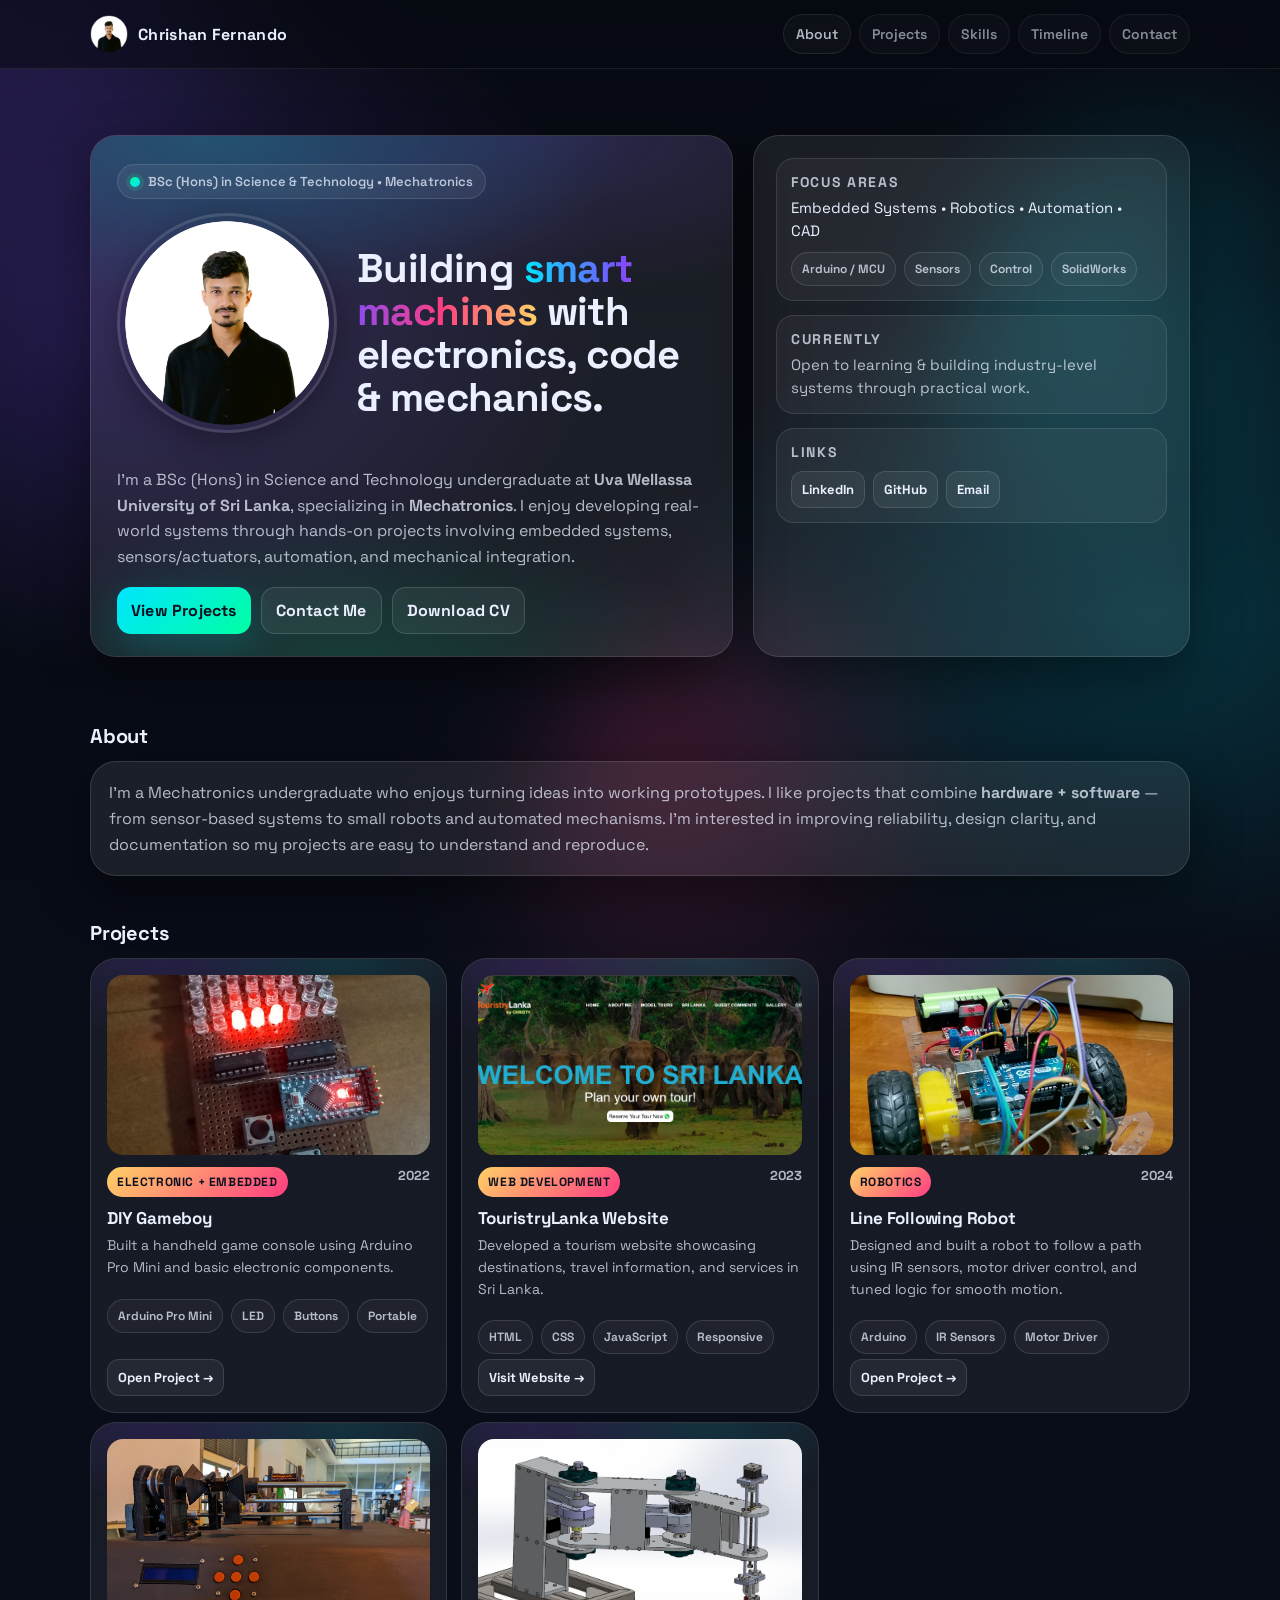
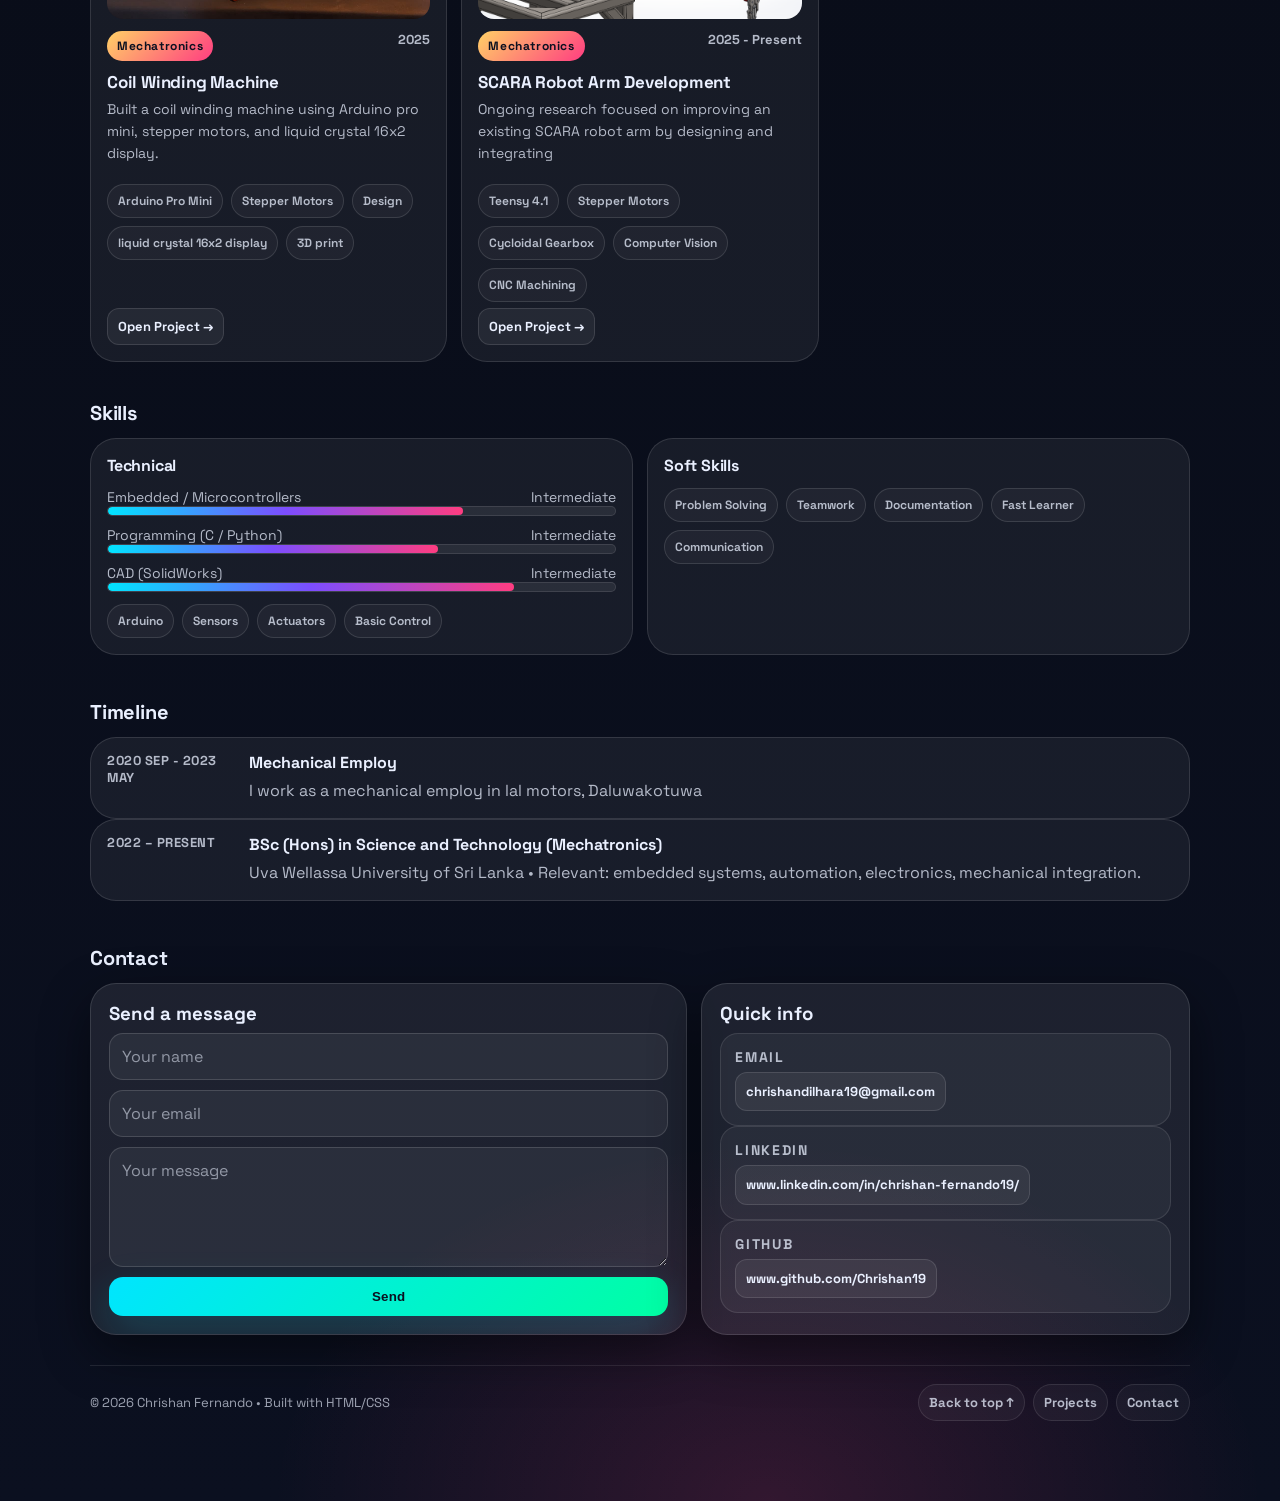
<file: Index.html>
<!DOCTYPE html>
<html lang="en">
<head>
  <meta charset="UTF-8" />
  <meta name="viewport" content="width=device-width, initial-scale=1.0" />
  <title>Chrishan Fernando | Mechatronics Portfolio</title>
  <link rel="icon" type="image/png" href="assets/profile.png">
  
  <meta name="description" content="Mechatronics undergraduate portfolio — projects, skills, and contact." />

  <!-- Google Font (optional) -->
  <link rel="preconnect" href="https://fonts.googleapis.com">
  <link rel="preconnect" href="https://fonts.gstatic.com" crossorigin>
  <link href="https://fonts.googleapis.com/css2?family=Space+Grotesk:wght@400;500;600;700&display=swap" rel="stylesheet">

  <!-- External CSS -->
  <link rel="stylesheet" href="style.css">

</head>

<body>
  <div class="blob one"></div>
  <div class="blob two"></div>
  <div class="blob three"></div>

  <header class="nav">
    <div class="nav-inner">
      <a class="brand" href="#top">
        <img src="assets/profile.png" alt="Chrishan Logo" class="logo">
        <span>Chrishan Fernando</span>
      </a>

      <nav class="menu" aria-label="Main Navigation">
        <a href="#about">About</a>
        <a href="#projects">Projects</a>
        <a href="#skills">Skills</a>
        <a href="#timeline">Timeline</a>
        <a href="#contact">Contact</a>
      </nav>
    </div>
  </header>

  <main id="top" class="container">
    <!-- HERO -->
    <div class="hero">
      <div class="card hero-main">
        <div class="badge">
          <span class="dot" aria-hidden="true"></span>
          <span>BSc (Hons) in Science & Technology • Mechatronics</span>
        </div>

        <div class="hero-content">

          <div class="profile-photo">
            <img src="assets/profile.png" alt="Chrishan Fernando Profile Photo">
          </div>
        
          <div class="hero-text">
            <h1>
              Building <span class="grad">smart machines</span> with
              electronics, code & mechanics.
            </h1>
          </div>
        </div>

        <p class="lead">
          I’m a BSc (Hons) in Science and Technology undergraduate at <b>Uva Wellassa University of Sri Lanka</b>,
          specializing in <b>Mechatronics</b>. I enjoy developing real-world systems through hands-on projects
          involving embedded systems, sensors/actuators, automation, and mechanical integration.
        </p>

        <div class="actions">
          <a class="btn primary" href="#projects">View Projects</a>
          <a class="btn ghost" href="#contact">Contact Me</a>
          <!-- Replace resume.pdf with your CV file name -->
          <a class="btn ghost" href="assets/W.C.D. Fernando.pdf" target="_blank" rel="noopener">Download CV</a>
        </div>
      </div>

      <aside class="card hero-side">


        <div class="mini">
          <h3>Focus Areas</h3>
          <p>Embedded Systems • Robotics • Automation • CAD</p>
          <div class="pill-row">
            <span class="pill">Arduino / MCU</span>
            <span class="pill">Sensors</span>
            <span class="pill">Control</span>
            <span class="pill">SolidWorks</span>
          </div>
        </div>

        <div class="mini">
          <h3>Currently</h3>
          <p class="muted">Open to learning & building industry-level systems through practical work.</p>
        </div>

        <div class="mini">
          <h3>Links</h3>
          <div class="pill-row">
            <!-- Replace # with your links -->
            <a class="link" href="#" target="_blank" rel="noopener">LinkedIn</a>
            <a class="link" href="#" target="_blank" rel="noopener">GitHub</a>
            <a class="link" href="#" target="_blank" rel="noopener">Email</a>
          </div>
        </div>
      </aside>
    </div>

    <!-- ABOUT -->
    <section id="about">
      <div class="section-title">
        <h2>About</h2>
      </div>

      <div class="card" style="padding:18px 18px;">
        <p class="lead" style="margin:0;">
          I’m a Mechatronics undergraduate who enjoys turning ideas into working prototypes.
          I like projects that combine <b>hardware + software</b> — from sensor-based systems to small robots
          and automated mechanisms. I’m interested in improving reliability, design clarity, and documentation
          so my projects are easy to understand and reproduce.
        </p>
      </div>
    </section>

    <!-- PROJECTS -->
    <section id="projects">
      <div class="section-title">
        <h2>Projects</h2>
      </div>

      <div class="grid">
        
        <!-- Project Card 2 -->
        <a class="project-card" href="diy-gameboy.html">
          <article class="project">

            <div class="project-image">
              <img src="assets/Gameboy-1.jpeg" alt="Coil Winding Machine">
            </div>

            <div class="proj-top">
              <div class="tag">ELECTRONIC + EMBEDDED</div>
              <div class="muted" style="font-weight:700; font-size:13px;">2022</div>
            </div>
        
            <h3>DIY Gameboy</h3>
            <p>Built a handheld game console using Arduino Pro Mini and basic electronic components.</p>
        
            <div class="pill-row">
              <span class="pill">Arduino Pro Mini</span>
              <span class="pill">LED</span>
              <span class="pill">Buttons</span>
              <span class="pill">Portable</span>
            </div>
        
            <div class="links">
              <!-- optional: keep these or remove -->
              <span class="link">Open Project →</span>
            </div>
          </article>
        </a>

        <!-- Project Card 5 -->
        <a class="project-card" href="https://www.touristrylanka.com" target="_blank" rel="noopener">
          <article class="project">

            <div class="project-image">
              <!-- Put a screenshot here (recommended) -->
              <img src="assets/website-1.png" alt="TouristryLanka Website">
            </div>

            <div class="proj-top">
              <div class="tag">WEB DEVELOPMENT</div>
              <div class="muted" style="font-weight:700; font-size:13px;">2023</div>
            </div>

            <h3>TouristryLanka Website</h3>
            <p>
              Developed a tourism website showcasing destinations, travel information, and services in Sri Lanka.
            </p>

            <div class="pill-row">
              <span class="pill">HTML</span>
              <span class="pill">CSS</span>
              <span class="pill">JavaScript</span>
              <span class="pill">Responsive</span>
            </div>

            <div class="links">
              <span class="link">Visit Website →</span>
            </div>

          </article>
        </a>

        <!-- Project Card 1 -->
        <a class="project-card" href="line-following-robot.html">
            <article class="project">

              <div class="project-image">
                <img src="assets/Line-follow-1.jpeg" alt="Line Following Robot">
              </div>

              <div class="proj-top">
                <div class="tag">ROBOTICS</div>
                <div class="muted" style="font-weight:700; font-size:13px;">2024</div>
              </div>
          
              <h3>Line Following Robot</h3>
              <p>Designed and built a robot to follow a path using IR sensors, motor driver control, and tuned logic for smooth motion.</p>
          
              <div class="pill-row">
                <span class="pill">Arduino</span>
                <span class="pill">IR Sensors</span>
                <span class="pill">Motor Driver</span>
              </div>
          
              <div class="links">
                <!-- optional: keep these or remove -->
                <span class="link">Open Project →</span>
              </div>
            </article>
          </a>

        <!-- Project Card 3 -->
        <a class="project-card" href="coil-winding.html">
            <article class="project">

              <div class="project-image">
                <img src="assets/coil-1.jpg" alt="Coil Winding Machine">
              </div>

              <div class="proj-top">
                <div class="tag">Mechatronics</div>
                <div class="muted" style="font-weight:700; font-size:13px;">2025</div>
              </div>
          
              <h3>Coil Winding Machine</h3>
              <p>Built a coil winding machine using Arduino pro mini, stepper motors, and liquid crystal 16x2 display.</p>
          
              <div class="pill-row">
                <span class="pill">Arduino Pro Mini</span>
                <span class="pill">Stepper Motors</span>
                <span class="pill">Design</span>
                <span class="pill">liquid crystal 16x2 display</span>
                <span class="pill">3D print</span>
              </div>
          
              <div class="links">
                <!-- optional: keep these or remove -->
                <span class="link">Open Project →</span>
              </div>
            </article>
          </a>

          <!-- Project Card 4 -->
        <a class="project-card" href="scara-research.html">
          <article class="project">

            <div class="project-image">
              <img src="assets/SCARA_Robot_Arm-2.PNG" alt="Coil Winding Machine">
            </div>

            <div class="proj-top">
              <div class="tag">Mechatronics</div>
              <div class="muted" style="font-weight:700; font-size:13px;">2025 - Present</div>
            </div>
        
            <h3>SCARA Robot Arm Development</h3>
            <p>Ongoing research focused on improving an existing SCARA robot arm by designing and integrating</p>
        
            <div class="pill-row">
              <span class="pill">Teensy 4.1</span>
              <span class="pill">Stepper Motors</span>
              <span class="pill">Cycloidal Gearbox</span>
              <span class="pill">Computer Vision</span>
              <span class="pill">CNC Machining</span>
            </div>
        
            <div class="links">
              <!-- optional: keep these or remove -->
              <span class="link">Open Project →</span>
            </div>
          </article>
        </a>

        

      </div>
    </section>

    <!-- SKILLS -->
    <section id="skills">
      <div class="section-title">
        <h2>Skills</h2>
      </div>

      <div class="skills">
        <div class="skill-card">
          <h3>Technical</h3>
          <div class="meter">
            <div>
              <div class="meter-row"><span>Embedded / Microcontrollers</span><span>Intermediate</span></div>
              <div class="bar"><div class="fill" style="width:70%"></div></div>
            </div>
            <div>
              <div class="meter-row"><span>Programming (C / Python)</span><span>Intermediate</span></div>
              <div class="bar"><div class="fill" style="width:65%"></div></div>
            </div>
            <div>
              <div class="meter-row"><span>CAD (SolidWorks)</span><span>Intermediate</span></div>
              <div class="bar"><div class="fill" style="width:80%"></div></div>
            </div>
          </div>

          <div class="pill-row" style="margin-top:12px;">
            <span class="pill">Arduino</span>
            <span class="pill">Sensors</span>
            <span class="pill">Actuators</span>
            <span class="pill">Basic Control</span>
          </div>
        </div>

        <div class="skill-card">
          <h3>Soft Skills</h3>
          <div class="pill-row">
            <span class="pill">Problem Solving</span>
            <span class="pill">Teamwork</span>
            <span class="pill">Documentation</span>
            <span class="pill">Fast Learner</span>
            <span class="pill">Communication</span>
          </div>

        </div>
      </div>
    </section>

    <!-- TIMELINE -->
    <section id="timeline">
      <div class="section-title">
        <h2>Timeline</h2>
      </div>

      <div class="time-item">
        <div class="time">2020 SEP - 2023 MAY</div>
        <div>
          <h3>Mechanical Employ</h3>
          <p>I work as a mechanical employ in lal motors, Daluwakotuwa</p>
        </div>
      </div>

      <div class="timeline">
        <div class="time-item">
          <div class="time">2022 – Present</div>
          <div>
            <h3>BSc (Hons) in Science and Technology (Mechatronics)</h3>
            <p>Uva Wellassa University of Sri Lanka • Relevant: embedded systems, automation, electronics, mechanical integration.</p>
          </div>
        </div>

      </div>
    </section>

    <!-- CONTACT -->
    <section id="contact">
      <div class="section-title">
        <h2>Contact</h2>
      </div>

      <div class="contact">
        <div class="card" style="padding:18px;">
          <h3 style="margin:0 0 8px;">Send a message</h3>

          <!-- Replace your email address below -->
          <form id="contactForm" action="mailto:chrishandilhara19@gmail.com" method="post" enctype="text/plain">
            <input name="name" type="text" placeholder="Your name" required />
            <input name="email" type="email" placeholder="Your email" required />
            <textarea name="message" placeholder="Your message" required></textarea>
            <button class="btn primary" type="submit">Send</button>
          </form>
        </div>

        <div class="card" style="padding:18px;">
          <h3 style="margin:0 0 8px;">Quick info</h3>
          <div class="mini">
            <h3>Email</h3>
            <p><a class="link" href="mailto:chrishandilhara19@gmail.com">chrishandilhara19@gmail.com</a></p>
          </div>
          <div class="mini">
            <h3>LinkedIn</h3>
            <p><a class="link" href="https://www.linkedin.com/in/chrishan-fernando19/" target="_blank" rel="noopener">www.linkedin.com/in/chrishan-fernando19/</a></p>
          </div>
          <div class="mini">
            <h3>GitHub</h3>
            <p><a class="link" href="https://github.com/Chrishan19" target="_blank" rel="noopener">www.github.com/Chrishan19
            </a></p>
          </div>
        </div>
      </div>
    </section>

    <footer>
      <div>© <span id="year"></span> Chrishan Fernando • Built with HTML/CSS</div>
      <div class="social">
        <a href="#top">Back to top ↑</a>
        <a href="#projects">Projects</a>
        <a href="#contact">Contact</a>
      </div>
    </footer>
  </main>

  <script>
    // Set current year
    document.getElementById("year").textContent = new Date().getFullYear();

    // Optional: smooth highlight active nav link (simple)
    const sections = document.querySelectorAll("section");
    const navLinks = document.querySelectorAll(".menu a");

    const observer = new IntersectionObserver((entries) => {
      entries.forEach(entry => {
        if(entry.isIntersecting){
          navLinks.forEach(a => a.style.opacity = ".75");
          const id = entry.target.getAttribute("id");
          const active = document.querySelector('.menu a[href="#' + id + '"]');
          if(active) active.style.opacity = "1";
        }
      });
    }, { threshold: 0.25 });

    sections.forEach(s => observer.observe(s));
  </script>
</body>
</html>
</file>
<file: style.css>
:root{
    --bg0:#070A12;
    --bg1:#0B1020;
    --card: rgba(255,255,255,.08);
    --card2: rgba(255,255,255,.12);
    --text:#EAF0FF;
    --muted: rgba(234,240,255,.75);

    --a:#7C4DFF;   /* purple */
    --b:#00E5FF;   /* cyan */
    --c:#00FFA3;   /* green */
    --d:#FF3D81;   /* pink */
    --e:#FFD166;   /* yellow */
    --shadow: 0 18px 50px rgba(0,0,0,.45);
    --radius: 18px;
    --radius2: 26px;
  }

  *{ box-sizing:border-box; }
  html{ scroll-behavior:smooth; }
  body{
    margin:0;
    font-family:"Space Grotesk", system-ui, -apple-system, Segoe UI, Roboto, sans-serif;
    color:var(--text);
    background: radial-gradient(900px 650px at 10% 10%, rgba(124,77,255,.25), transparent 55%),
                radial-gradient(900px 650px at 90% 20%, rgba(0,229,255,.18), transparent 55%),
                radial-gradient(900px 650px at 60% 100%, rgba(255,61,129,.16), transparent 55%),
                linear-gradient(180deg, var(--bg0), var(--bg1));
    min-height:100vh;
    overflow-x:hidden;
  }

  /* Fancy animated blobs */
  .blob{
    position:fixed;
    inset:auto;
    width:520px; height:520px;
    filter: blur(55px);
    opacity:.22;
    z-index:-1;
    border-radius:50%;
    mix-blend-mode: screen;
    animation: float 12s ease-in-out infinite;
  }
  .blob.one{ left:-160px; top:-160px; background: radial-gradient(circle at 30% 30%, var(--a), transparent 60%); }
  .blob.two{ right:-170px; top:120px; background: radial-gradient(circle at 30% 30%, var(--b), transparent 60%); animation-delay: -4s; }
  .blob.three{ left:40%; bottom:-220px; background: radial-gradient(circle at 30% 30%, var(--d), transparent 60%); animation-delay: -8s; }
  @keyframes float{
    0%,100%{ transform: translate(0,0) scale(1); }
    50%{ transform: translate(40px, -30px) scale(1.07); }
  }

  .project-image {
    width: 100%;
    height: 180px;              /* control image height */
    overflow: hidden;
    border-radius: 16px;
    margin-bottom: 12px;
  }
  
  .project-image img {
    width: 100%;
    height: 100%;
    object-fit: cover;          /* THIS makes it fill properly */
    display: block;
    transition: transform .4s ease;
  }
  
  .project:hover .project-image img {
    transform: scale(1.05);     /* subtle zoom effect on hover */
  }

  /* Layout */
  .container{
    width:min(1100px, 92vw);
    margin:0 auto;
    padding: 22px 0 80px;
  }


  .project-card{
      text-decoration: none;
      color: inherit;
      display: block;
      height: 101%;
  }
  .project-card:hover .project{
      transform: translateY(-4px);
      box-shadow: 0 18px 40px rgba(0,0,0,.45);
      }
  .project-card:focus{
      outline: 2px solid rgba(255,255,255,.25);
      outline-offset: 6px;
      border-radius: 26px;
  }

  .profile-photo {
    display: flex;
    justify-content: left;
    margin-bottom: 20px;
  }
  
  .profile-photo img {
    width: 220px;
    height: 220px;
    border-radius: 50%;
    object-fit: cover;
    border: 3px solid #ffffff20;
    box-shadow: 0 10px 30px rgba(0,0,0,0.3);
  }

  .hero-content {
    display: flex;
    align-items: center;
    gap: 20px;
  }
  
  .hero-text {
    flex: 1;
  }

  

  /* Top nav */
  .nav{
    position:sticky; top:0;
    backdrop-filter: blur(14px);
    background: rgba(7,10,18,.55);
    border-bottom: 1px solid rgba(255,255,255,.08);
    z-index: 50;
  }
  .nav-inner{
    width:min(1100px, 92vw);
    margin:0 auto;
    display:flex;
    align-items:center;
    justify-content:space-between;
    padding: 14px 0;
    gap: 16px;
  }
  .brand{
    display:flex; align-items:center; gap:10px;
    text-decoration:none; color:var(--text);
    font-weight:700;
    letter-spacing:.3px;
  }
  .logo{
    width:38px; height:38px;
    border-radius: 12px;
    object-fit: contain;
  }
  .logo::after{
    content:"";
    position:absolute; inset:2px;
    border-radius: 10px;
    background: rgba(7,10,18,.55);
    border: 1px solid rgba(255,255,255,.18);
  }

  .menu{
    display:flex;
    flex-wrap:wrap;
    gap: 8px;
    justify-content:flex-end;
  }
  .menu a{
    color: var(--muted);
    text-decoration:none;
    font-weight:600;
    font-size: 14px;
    padding: 10px 12px;
    border-radius: 999px;
    border: 1px solid rgba(255,255,255,.08);
    background: rgba(255,255,255,.03);
    transition: .25s ease;
  }
  .menu a:hover{
    color: var(--text);
    border-color: rgba(255,255,255,.18);
    transform: translateY(-1px);
  }

  /* Hero */
  .hero{
    padding: 44px 0 22px;
    display:grid;
    grid-template-columns: 1.25fr .85fr;
    gap: 20px;
    align-items: stretch;
  }
  @media (max-width: 900px){
    .hero{ grid-template-columns: 1fr; }
  }

  .card{
    background: var(--card);
    border: 1px solid rgba(255,255,255,.12);
    border-radius: var(--radius2);
    box-shadow: var(--shadow);
    overflow:hidden;
  }
  .hero-main{
    padding: 28px 26px 22px;
    position:relative;
  }
  .hero-main::before{
    content:"";
    position:absolute; inset:-2px;
    background: radial-gradient(700px 280px at 20% 0%, rgba(0,229,255,.22), transparent 60%),
                radial-gradient(650px 260px at 70% 0%, rgba(124,77,255,.18), transparent 60%),
                radial-gradient(600px 260px at 40% 100%, rgba(0,255,163,.14), transparent 60%);
    z-index:0;
  }
  .hero-main > *{ position:relative; z-index:1; }

  .badge{
    display:inline-flex;
    align-items:center;
    gap:8px;
    padding: 8px 12px;
    border-radius: 999px;
    background: rgba(255,255,255,.06);
    border: 1px solid rgba(255,255,255,.12);
    color: var(--muted);
    font-weight: 600;
    font-size: 13px;
    margin-bottom: 14px;
  }
  .dot{
    width:10px; height:10px;
    border-radius:50%;
    background: linear-gradient(135deg, var(--c), var(--b));
    box-shadow: 0 0 0 4px rgba(0,255,163,.14);
  }

  h1{
    margin:0;
    font-size: clamp(30px, 4vw, 40px);
    line-height: 1.08;
    letter-spacing: -0.6px;
  }
  .grad{
    background: linear-gradient(90deg, var(--b), var(--a), var(--d), var(--e));
    -webkit-background-clip:text;
    background-clip:text;
    color:transparent;
  }
  .lead{
    margin: 14px 0 18px;
    color: var(--muted);
    font-size: 16px;
    line-height: 1.6;
    max-width: 100%;
  }

  .actions{
    display:flex; flex-wrap:wrap;
    gap: 10px;
    margin-top: 8px;
  }
  .btn{
    border:none;
    cursor:pointer;
    text-decoration:none;
    display:inline-flex;
    align-items:center;
    justify-content:center;
    gap: 10px;
    padding: 12px 14px;
    border-radius: 14px;
    font-weight: 700;
    letter-spacing: .2px;
    transition: .25s ease;
    user-select:none;
    white-space: nowrap;
  }
  .btn.primary{
    color: #0B1020;
    background: linear-gradient(135deg, var(--b), var(--c));
    box-shadow: 0 14px 40px rgba(0,229,255,.18);
  }
  .btn.primary:hover{ transform: translateY(-2px); filter: brightness(1.05); }
  .btn.ghost{
    color: var(--text);
    background: rgba(255,255,255,.06);
    border: 1px solid rgba(255,255,255,.14);
  }
  .btn.ghost:hover{ transform: translateY(-2px); border-color: rgba(255,255,255,.22); }

  /* Hero side card */
  .hero-side{
    padding: 22px;
    display:flex;
    flex-direction: column;
    gap: 14px;
  }
  .mini{
    background: rgba(255,255,255,.05);
    border: 1px solid rgba(255,255,255,.10);
    border-radius: var(--radius);
    padding: 14px 14px;
  }
  .mini h3{
    margin:0 0 6px;
    font-size: 14px;
    color: var(--muted);
    font-weight: 700;
    text-transform: uppercase;
    letter-spacing: .12em;
  }
  .mini p{
    margin:0;
    font-size: 15px;
    line-height: 1.5;
  }
  .pill-row{
    display:flex; flex-wrap:wrap;
    gap: 8px;
    margin-top: 10px;
  }
  .pill{
    font-size: 12px;
    padding: 8px 10px;
    border-radius: 999px;
    border: 1px solid rgba(255,255,255,.12);
    background: rgba(255,255,255,.04);
    color: var(--muted);
    font-weight: 650;
  }

  /* Sections */
  section{
    padding: 26px 0 0;
  }
  .section-title{
    display:flex;
    align-items:flex-end;
    justify-content:space-between;
    gap:12px;
    margin: 18px 0 12px;
  }
  .section-title h2{
    margin:0;
    font-size: 20px;
    letter-spacing: -0.2px;
  }
  .section-title span{
    color: var(--muted);
    font-size: 14px;
  }

  .grid{
    display:grid;
    grid-template-columns: repeat(3, 1fr);
    gap: 14px;
    align-items: stretch; 
  }
  @media (max-width: 980px){ .grid{ grid-template-columns: repeat(2, 1fr); } }
  @media (max-width: 640px){ .grid{ grid-template-columns: 1fr; } }

  .project{
    padding: 16px;
    border-radius: var(--radius2);
    background: rgba(255,255,255,.06);
    border: 1px solid rgba(255,255,255,.12);
    transition: .25s ease;
    position:relative;
    overflow:hidden;
    height: 100%;
    display: flex;
    flex-direction: column;
    transition: transform .25s ease, box-shadow .25s ease;
  }
  .project::before{
    content:"";
    position:absolute;
    inset:-2px;
    background:
      radial-gradient(280px 140px at 20% 0%, rgba(124,77,255,.18), transparent 60%),
      radial-gradient(260px 140px at 70% 0%, rgba(0,229,255,.14), transparent 60%),
      radial-gradient(260px 140px at 50% 120%, rgba(255,61,129,.14), transparent 60%);
    opacity:.9;
    z-index:0;
  }
  .project > *{ position:relative; z-index:1; }

  .project .links{
    margin-top: auto;
  }
  .project:hover{
    transform: translateY(-3px);
    border-color: rgba(255,255,255,.20);
  }
  .proj-top{
    display:flex;
    align-items:flex-start;
    justify-content:space-between;
    gap: 10px;
  }
  .tag{
    font-size: 12px;
    padding: 7px 10px;
    border-radius: 999px;
    font-weight: 800;
    letter-spacing: .05em;
    color: #0B1020;
    background: linear-gradient(135deg, var(--e), var(--d));
  }
  .project h3{
    margin: 10px 0 6px;
    font-size: 17px;
    letter-spacing: -0.2px;
  }
  .project p{
    margin: 0 0 10px;
    color: var(--muted);
    font-size: 14px;
    line-height: 1.55;
  }
  .links{
    display:flex;
    gap: 10px;
    flex-wrap:wrap;
    margin-top: auto;
  }
  .link{
    display:inline-flex;
    align-items:center;
    gap: 8px;
    color: var(--text);
    text-decoration:none;
    font-weight: 700;
    font-size: 13px;
    padding: 9px 10px;
    border-radius: 12px;
    background: rgba(255,255,255,.06);
    border: 1px solid rgba(255,255,255,.12);
    transition: .2s ease;
  }
  .link:hover{ transform: translateY(-1px); border-color: rgba(255,255,255,.22); }

  /* Skills */
  .skills{
    display:grid;
    grid-template-columns: 1fr 1fr;
    gap: 14px;
  }
  @media (max-width: 800px){ .skills{ grid-template-columns: 1fr; } }

  .skill-card{
    padding: 16px;
    border-radius: var(--radius2);
    background: rgba(255,255,255,.06);
    border: 1px solid rgba(255,255,255,.12);
  }
  .skill-card h3{
    margin: 0 0 12px;
    font-size: 16px;
    letter-spacing:-.2px;
  }

  .meter{
    display:flex;
    flex-direction: column;
    gap: 10px;
  }
  .meter-row{
    display:flex;
    align-items:center;
    justify-content: space-between;
    gap: 10px;
    font-size: 14px;
    color: var(--muted);
  }
  .bar{
    width:100%;
    height: 10px;
    border-radius: 999px;
    background: rgba(255,255,255,.08);
    border: 1px solid rgba(255,255,255,.10);
    overflow:hidden;
  }
  .fill{
    height:100%;
    border-radius: 999px;
    background: linear-gradient(90deg, var(--b), var(--a), var(--d));
    width: 60%;
  }

  /* Timeline */
  .timeline{
    display:grid;
    gap: 12px;
  }
  .time-item{
    display:grid;
    grid-template-columns: 130px 1fr;
    gap: 12px;
    padding: 14px 16px;
    border-radius: var(--radius2);
    background: rgba(255,255,255,.06);
    border: 1px solid rgba(255,255,255,.12);
  }
  @media (max-width: 700px){
    .time-item{ grid-template-columns: 1fr; 
    }
    .photo-grid{
        grid-template-columns: 1fr;
    }
  }
  .time{
    color: var(--muted);
    font-weight: 800;
    letter-spacing:.04em;
    font-size: 13px;
    text-transform: uppercase;
  }
  .time-item h3{
    margin:0 0 6px;
    font-size: 16px;
  }
  .time-item p{ margin:0; color: var(--muted); line-height:1.55; }

  /* Contact */
  .contact{
    display:grid;
    grid-template-columns: 1.1fr .9fr;
    gap: 14px;
    align-items: stretch;
  }
  @media (max-width: 900px){ .contact{ grid-template-columns: 1fr; } }

  form{
    display:grid;
    gap: 10px;
  }
  input, textarea{
    width:100%;
    padding: 12px 12px;
    border-radius: 14px;
    border: 1px solid rgba(255,255,255,.14);
    background: rgba(255,255,255,.06);
    color: var(--text);
    outline:none;
    font: inherit;
  }
  textarea{ min-height: 120px; resize: vertical; }
  input::placeholder, textarea::placeholder{ color: rgba(234,240,255,.55); }
  .hint{
    color: var(--muted);
    font-size: 13px;
    line-height: 1.5;
    margin-top: 6px;
  }

  footer{
    margin-top: 30px;
    padding-top: 18px;
    border-top: 1px solid rgba(255,255,255,.10);
    color: rgba(234,240,255,.65);
    font-size: 13px;
    display:flex;
    align-items:center;
    justify-content:space-between;
    flex-wrap:wrap;
    gap: 8px;
  }
  .social{
    display:flex; gap:8px; flex-wrap:wrap;
  }
  .social a{
    color: var(--muted);
    text-decoration:none;
    padding: 9px 10px;
    border-radius: 999px;
    border: 1px solid rgba(255,255,255,.10);
    background: rgba(255,255,255,.04);
    font-weight: 700;
    transition: .2s ease;
  }
  .social a:hover{
    color: var(--text);
    border-color: rgba(255,255,255,.20);
    transform: translateY(-1px);
  }

  /* small utility */
  .muted{ color: var(--muted); }
  .kbd{
    font-size:12px;
    padding: 4px 8px;
    border-radius: 10px;
    border: 1px solid rgba(255,255,255,.14);
    background: rgba(255,255,255,.06);
    color: var(--muted);
    font-weight: 700;
  }
  /* Photo grid (project pages) */
.photo-grid{
    grid-template-columns: repeat(3, 1fr);
  }
  
  .photo{
    position: relative;
    z-index: 1;
    width: 100%;
    aspect-ratio: 4 / 3;   /* change to 16/9 if you want */
    border-radius: 14px;
    overflow: hidden;
    border: 1px solid rgba(255,255,255,.12);
    background: rgba(0,0,0,.25);
  }
  
  .photo img{
    width: 100%;
    height: 100%;
    object-fit: cover;   /* THIS fixes the size issue */
    display: block;
    cursor: zoom-in;
    position: relative;
    z-index: 2;
  }

  /* Lightbox (full-size image preview) */
.lightbox{
    position: fixed;
    inset: 0;
    background: rgba(0,0,0,.85);
    display: none;
    align-items: center;
    justify-content: center;
    z-index: 9999;
    padding: 20px;
  }
  
  .lightbox.active{
    display: flex;
  }
  
  .lightbox-img{
    max-width: 95%;
    max-height: 90%;
    border-radius: 14px;
    box-shadow: 0 20px 60px rgba(0,0,0,.6);
  }
  
  .lightbox-close{
    position: absolute;
    top: 18px;
    right: 22px;
    font-size: 36px;
    color: white;
    cursor: pointer;
    font-weight: 700;
  }

@media (max-width: 768px) {
    .menu {
      display: none !important;
    }
    .hero-content {
      flex-direction: column;   /* stack image and text */
      align-items: center;      /* center everything */
      text-align: center;
    }
  
    .profile-photo {
      justify-content: center;
      margin-bottom: 18px;
    }
  
    .hero-text {
      text-align: center;
    }
  }
</file>
